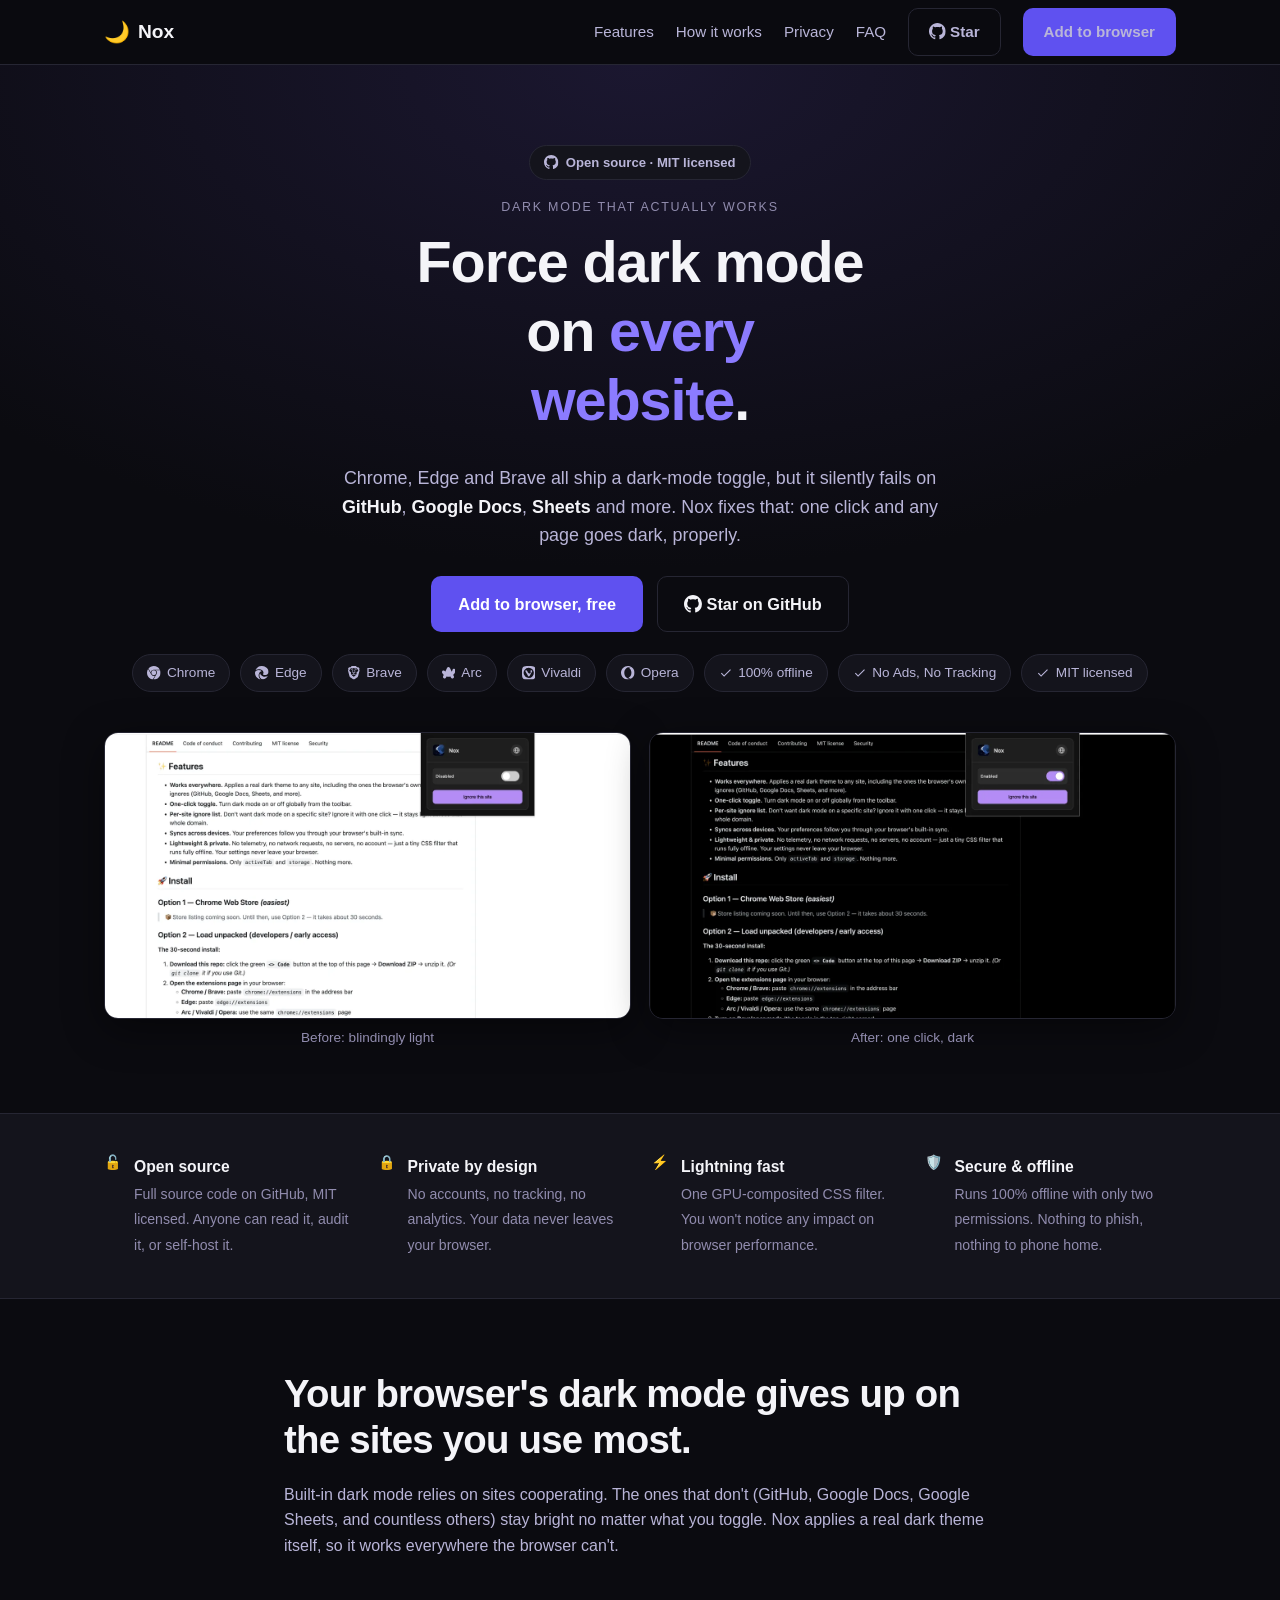
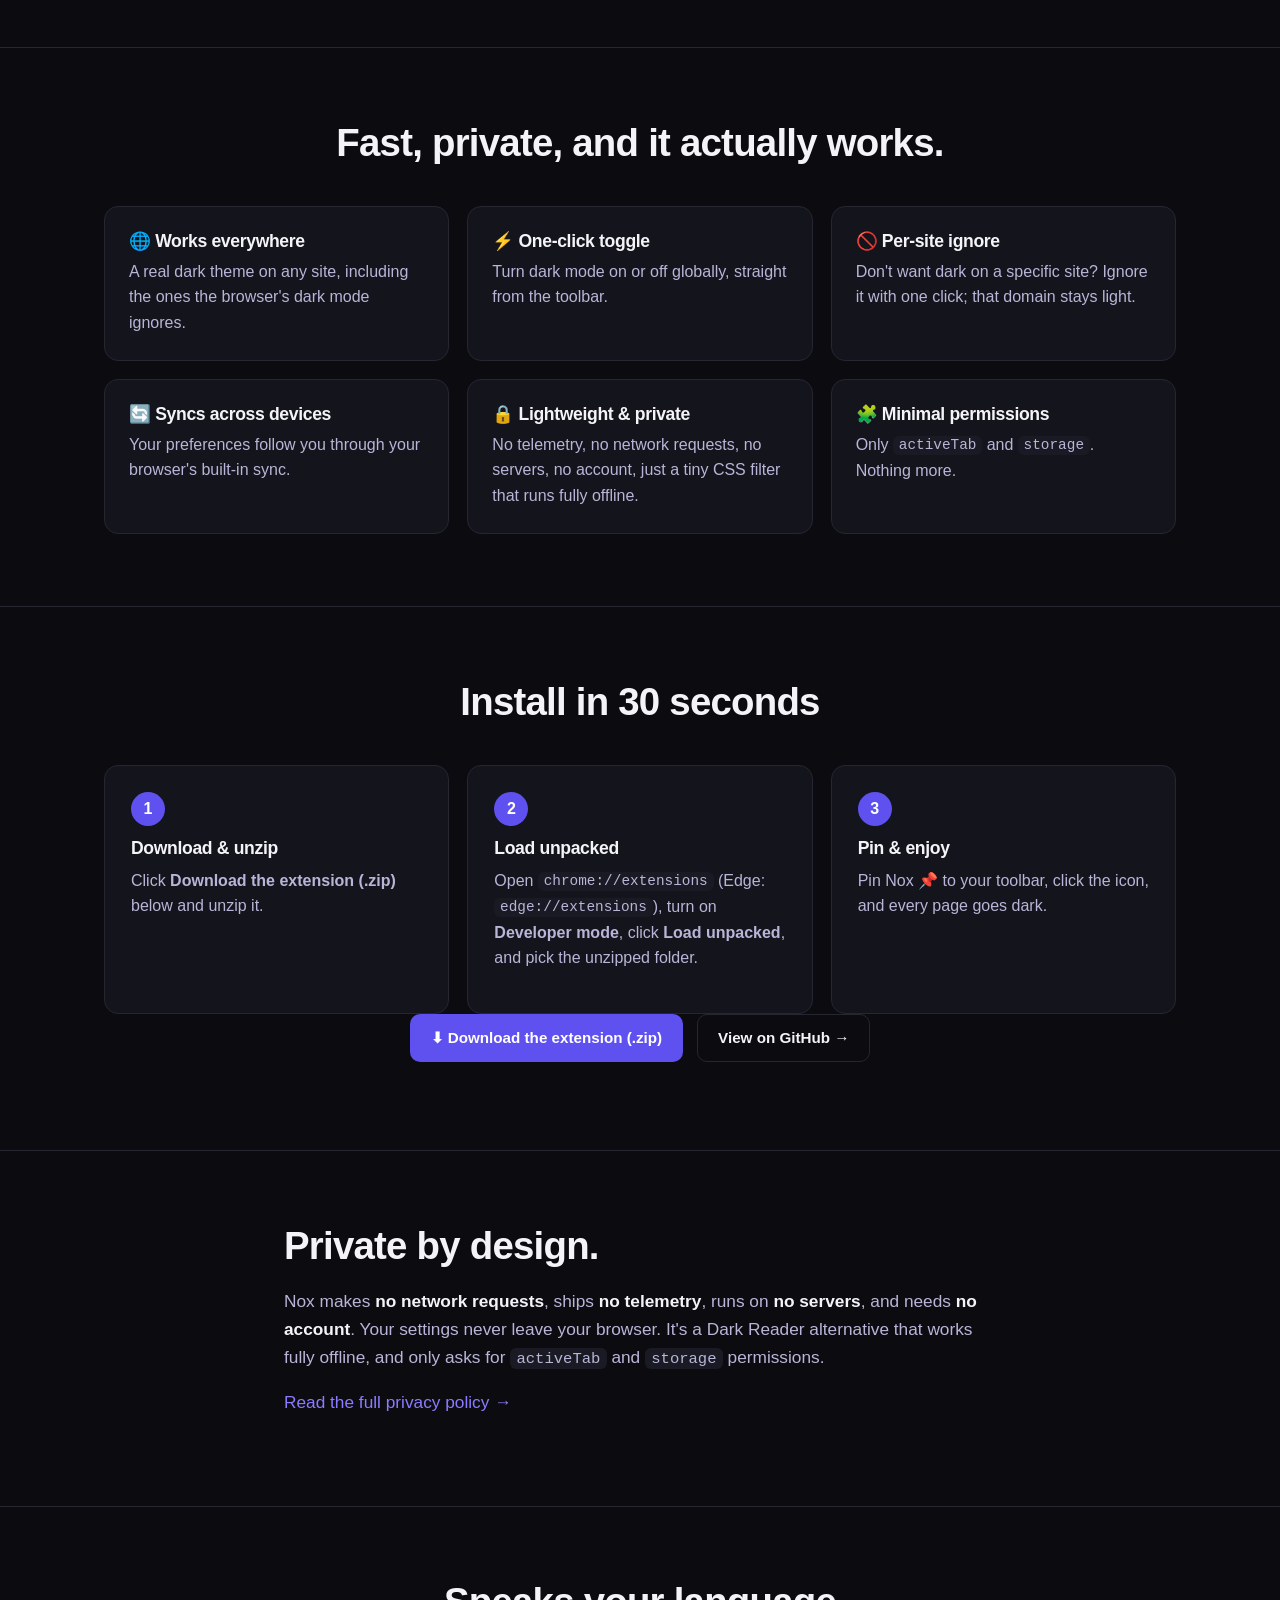
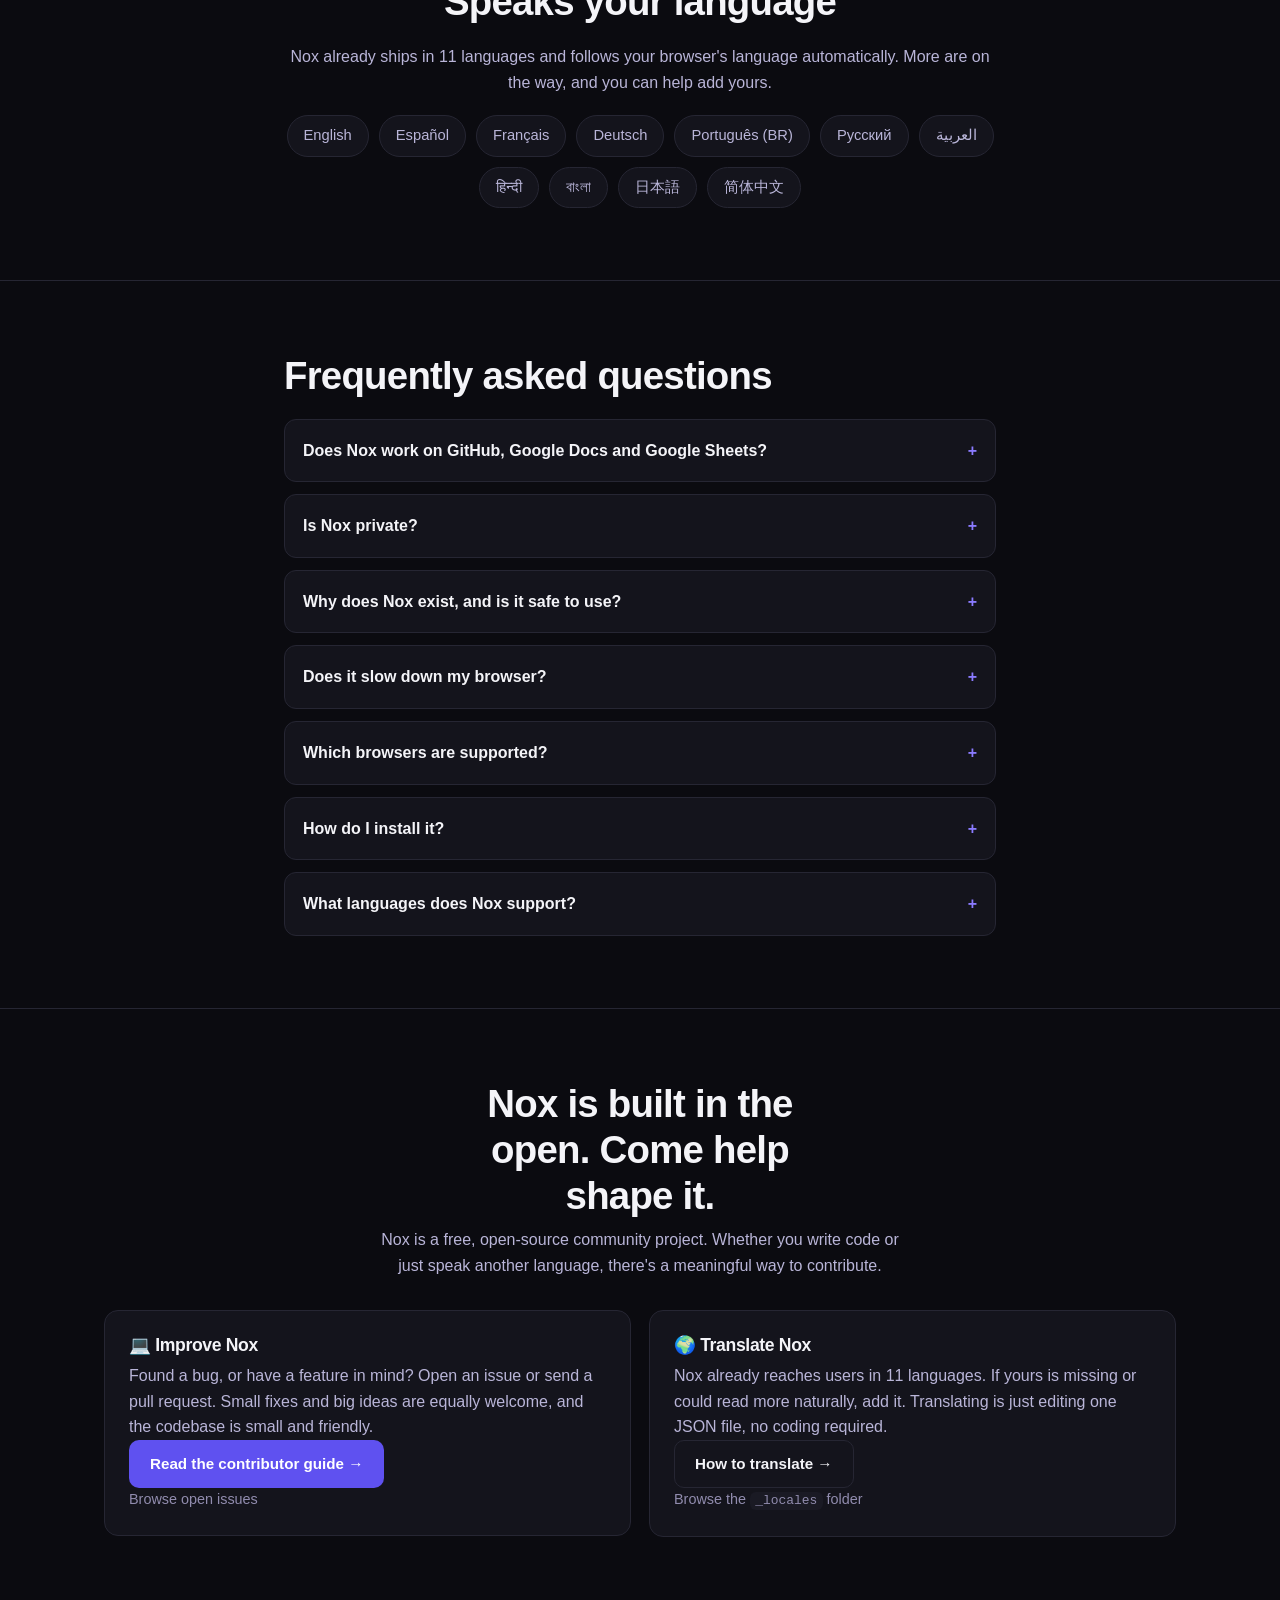
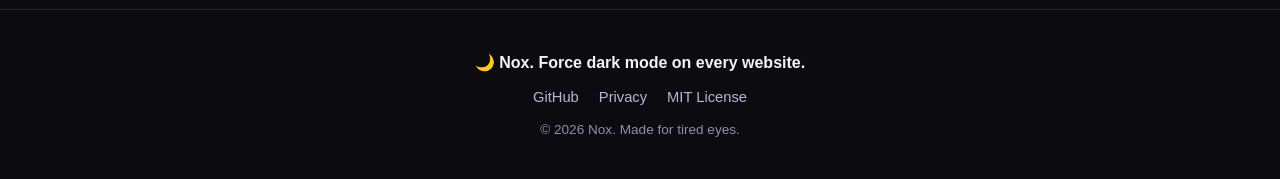
<file: index.html>
<!DOCTYPE html>
<html lang="en">
<head>
  <meta charset="UTF-8">
  <meta name="viewport" content="width=device-width, initial-scale=1.0">
  <meta name="google-site-verification" content="2NoljFpswDyAr0Rf_fIY6R-1hFjF8J2tsPtyvd1LtS8" />
  <title>Nox — Force Dark Mode on Every Website | Chrome, Edge & Brave</title>
  <meta name="description" content="Nox forces dark mode on every site, even where Chrome and Edge give up: GitHub, Google Docs, Sheets. A private, offline Dark Reader alternative.">
  <meta name="theme-color" content="#0b0b10">
  <meta name="color-scheme" content="dark">
  <link rel="canonical" href="https://kjshuvo.github.io/nox/">

  <!-- Open Graph -->
  <meta property="og:type" content="website">
  <meta property="og:url" content="https://kjshuvo.github.io/nox/">
  <meta property="og:title" content="Nox — Force Dark Mode on Every Website">
  <meta property="og:description" content="One click makes any page dark, properly. Works on GitHub, Google Docs & Sheets. Private, offline, no telemetry.">
  <meta property="og:image" content="https://kjshuvo.github.io/nox/assets/img/nox-banner.png">
  <meta property="og:image:width" content="1731">
  <meta property="og:image:height" content="909">
  <meta property="og:image:alt" content="Nox — force dark mode on every website">

  <!-- Twitter -->
  <meta name="twitter:card" content="summary_large_image">
  <meta name="twitter:title" content="Nox — Force Dark Mode on Every Website">
  <meta name="twitter:description" content="One click makes any page dark, properly. Works on GitHub, Google Docs & Sheets.">
  <meta name="twitter:image" content="https://kjshuvo.github.io/nox/assets/img/nox-banner.png">

  <link rel="icon" href="assets/img/icon-128.png" type="image/png">
  <link rel="apple-touch-icon" href="assets/img/icon-128.png">
  <link rel="stylesheet" href="assets/css/style.css">

  <!-- JSON-LD: SoftwareApplication -->
  <script type="application/ld+json">
  {
    "@context": "https://schema.org",
    "@type": "SoftwareApplication",
    "name": "Nox",
    "applicationCategory": "BrowserExtension",
    "operatingSystem": "Chrome, Edge, Brave, Chromium",
    "description": "Forces dark mode on every website, including GitHub, Google Docs and Sheets. Private, offline, no telemetry.",
    "offers": { "@type": "Offer", "price": "0", "priceCurrency": "USD" },
    "url": "https://kjshuvo.github.io/nox/"
  }
  </script>

  <!-- JSON-LD: FAQPage -->
  <script type="application/ld+json">
  {
    "@context": "https://schema.org",
    "@type": "FAQPage",
    "mainEntity": [
      {"@type":"Question","name":"Does Nox work on GitHub, Google Docs and Google Sheets?","acceptedAnswer":{"@type":"Answer","text":"Yes. Nox applies a real dark theme to any site, including the ones the browser's built-in dark mode ignores: GitHub, Google Docs, Google Sheets and many more."}},
      {"@type":"Question","name":"Is Nox private?","acceptedAnswer":{"@type":"Answer","text":"Completely. Nox makes no network requests, has no telemetry, no servers, and no account. Your settings never leave your browser. It requests only activeTab and storage permissions."}},
      {"@type":"Question","name":"Why does Nox exist, and is it safe to use?","acceptedAnswer":{"@type":"Answer","text":"Most dark-mode extensions are closed source, and many quietly send your data to external servers. Nox was built to be the opposite: fully open source under the MIT license, running entirely inside your browser with no network access at all. Nothing about you or your browsing ever leaves your device."}},
      {"@type":"Question","name":"Does Nox slow down my browser?","acceptedAnswer":{"@type":"Answer","text":"No. Nox uses a single GPU-composited CSS filter toggled by one class on the page. No per-element loops, no observers, no polling. It runs fully offline."}},
      {"@type":"Question","name":"Which browsers does Nox support?","acceptedAnswer":{"@type":"Answer","text":"Any Chromium-based browser: Chrome, Edge, Brave, Arc, Vivaldi and Opera. Firefox is not yet supported."}},
      {"@type":"Question","name":"How do I install Nox?","acceptedAnswer":{"@type":"Answer","text":"Download the repository, open chrome://extensions, enable Developer mode, click Load unpacked, and select the folder. It takes about 30 seconds."}},
      {"@type":"Question","name":"What languages does Nox support?","acceptedAnswer":{"@type":"Answer","text":"Nox ships in 11 languages: English, Spanish, French, German, Portuguese (Brazil), Russian, Arabic, Hindi, Bengali, Japanese, and Simplified Chinese. It follows your browser's language automatically, and more are added by the community."}}
    ]
  }
  </script>
</head>
<body>
  <svg width="0" height="0" style="position:absolute" aria-hidden="true" focusable="false"><symbol id="icon-github" viewBox="0 0 16 16"><path d="M8 0C3.58 0 0 3.58 0 8c0 3.54 2.29 6.53 5.47 7.59.4.07.55-.17.55-.38 0-.19-.01-.82-.01-1.49-2.01.37-2.53-.49-2.69-.94-.09-.23-.48-.94-.82-1.13-.28-.15-.68-.52-.01-.53.63-.01 1.08.58 1.23.82.72 1.21 1.87.87 2.33.66.07-.52.28-.87.51-1.07-1.78-.2-3.64-.89-3.64-3.95 0-.87.31-1.59.82-2.15-.08-.2-.36-1.02.08-2.12 0 0 .67-.21 2.2.82.64-.18 1.32-.27 2-.27.68 0 1.36.09 2 .27 1.53-1.04 2.2-.82 2.2-.82.44 1.1.16 1.92.08 2.12.51.56.82 1.27.82 2.15 0 3.07-1.87 3.75-3.65 3.95.29.25.54.73.54 1.48 0 1.07-.01 1.93-.01 2.2 0 .21.15.46.55.38A8.012 8.012 0 0016 8c0-4.42-3.58-8-8-8z"/></symbol><symbol id="icon-chrome" viewBox="0 0 24 24"><path d="M12 0C8.21 0 4.831 1.757 2.632 4.501l3.953 6.848A5.454 5.454 0 0 1 12 6.545h10.691A12 12 0 0 0 12 0zM1.931 5.47A11.943 11.943 0 0 0 0 12c0 6.012 4.42 10.991 10.189 11.864l3.953-6.847a5.45 5.45 0 0 1-6.865-2.29zm13.342 2.166a5.446 5.446 0 0 1 1.45 7.09l.002.001h-.002l-5.344 9.257c.206.01.413.016.621.016 6.627 0 12-5.373 12-12 0-1.54-.29-3.011-.818-4.364zM12 16.364a4.364 4.364 0 1 1 0-8.728 4.364 4.364 0 0 1 0 8.728Z"/></symbol><symbol id="icon-edge" viewBox="0 0 24 24"><path d="M21.86 17.86q.14 0 .25.12.1.13.1.25t-.11.33l-.32.46-.43.53-.44.5q-.21.25-.38.42l-.22.23q-.58.53-1.34 1.04-.76.51-1.6.91-.86.4-1.74.64t-1.67.24q-.9 0-1.69-.28-.8-.28-1.48-.78-.68-.5-1.22-1.17-.53-.66-.92-1.44-.38-.77-.58-1.6-.2-.83-.2-1.67 0-1 .32-1.96.33-.97.87-1.8.14.95.55 1.77.41.82 1.02 1.5.6.68 1.38 1.21.78.54 1.64.9.86.36 1.77.56.92.2 1.8.2 1.12 0 2.18-.24 1.06-.23 2.06-.72l.2-.1.2-.05zm-15.5-1.27q0 1.1.27 2.15.27 1.06.78 2.03.51.96 1.24 1.77.74.82 1.66 1.4-1.47-.2-2.8-.74-1.33-.55-2.48-1.37-1.15-.83-2.08-1.9-.92-1.07-1.58-2.33T.36 14.94Q0 13.54 0 12.06q0-.81.32-1.49.31-.68.83-1.23.53-.55 1.2-.96.66-.4 1.35-.66.74-.27 1.5-.39.78-.12 1.55-.12.7 0 1.42.1.72.12 1.4.35.68.23 1.32.57.63.35 1.16.83-.35 0-.7.07-.33.07-.65.23v-.02q-.63.28-1.2.74-.57.46-1.05 1.04-.48.58-.87 1.26-.38.67-.65 1.39-.27.71-.42 1.44-.15.72-.15 1.38zM11.96.06q1.7 0 3.33.39 1.63.38 3.07 1.15 1.43.77 2.62 1.93 1.18 1.16 1.98 2.7.49.94.76 1.96.28 1 .28 2.08 0 .89-.23 1.7-.24.8-.69 1.48-.45.68-1.1 1.22-.64.53-1.45.88-.54.24-1.11.36-.58.13-1.16.13-.42 0-.97-.03-.54-.03-1.1-.12-.55-.1-1.05-.28-.5-.19-.84-.5-.12-.09-.23-.24-.1-.16-.1-.33 0-.15.16-.35.16-.2.35-.5.2-.28.36-.68.16-.4.16-.95 0-1.06-.4-1.96-.4-.91-1.06-1.64-.66-.74-1.52-1.28-.86-.55-1.79-.89-.84-.3-1.72-.44-.87-.14-1.76-.14-1.55 0-3.06.45T.94 7.55q.71-1.74 1.81-3.13 1.1-1.38 2.52-2.35Q6.68 1.1 8.37.58q1.7-.52 3.58-.52Z"/></symbol><symbol id="icon-brave" viewBox="0 0 24 24"><path d="M15.68 0l2.096 2.38s1.84-.512 2.709.358c.868.87 1.584 1.638 1.584 1.638l-.562 1.381.715 2.047s-2.104 7.98-2.35 8.955c-.486 1.919-.818 2.66-2.198 3.633-1.38.972-3.884 2.66-4.293 2.916-.409.256-.92.692-1.38.692-.46 0-.97-.436-1.38-.692a185.796 185.796 0 01-4.293-2.916c-1.38-.973-1.712-1.714-2.197-3.633-.247-.975-2.351-8.955-2.351-8.955l.715-2.047-.562-1.381s.716-.768 1.585-1.638c.868-.87 2.708-.358 2.708-.358L8.321 0h7.36zm-3.679 14.936c-.14 0-1.038.317-1.758.69-.72.373-1.242.637-1.409.742-.167.104-.065.301.087.409.152.107 2.194 1.69 2.393 1.866.198.175.489.464.687.464.198 0 .49-.29.688-.464.198-.175 2.24-1.759 2.392-1.866.152-.108.254-.305.087-.41-.167-.104-.689-.368-1.41-.741-.72-.373-1.617-.69-1.757-.69zm0-11.278s-.409.001-1.022.206-1.278.46-1.584.46c-.307 0-2.581-.434-2.581-.434S4.119 7.152 4.119 7.849c0 .697.339.881.68 1.243l2.02 2.149c.192.203.59.511.356 1.066-.235.555-.58 1.26-.196 1.977.384.716 1.042 1.194 1.464 1.115.421-.08 1.412-.598 1.776-.834.364-.237 1.518-1.19 1.518-1.554 0-.365-1.193-1.02-1.413-1.168-.22-.15-1.226-.725-1.247-.95-.02-.227-.012-.293.284-.851.297-.559.831-1.304.742-1.8-.089-.495-.95-.753-1.565-.986-.615-.232-1.799-.671-1.947-.74-.148-.068-.11-.133.339-.175.448-.043 1.719-.212 2.292-.052.573.16 1.552.403 1.632.532.079.13.149.134.067.579-.081.445-.5 2.581-.541 2.96-.04.38-.12.63.288.724.409.094 1.097.256 1.333.256s.924-.162 1.333-.256c.408-.093.329-.344.288-.723-.04-.38-.46-2.516-.541-2.961-.082-.445-.012-.45.067-.579.08-.129 1.059-.372 1.632-.532.573-.16 1.845.009 2.292.052.449.042.487.107.339.175-.148.069-1.332.508-1.947.74-.615.233-1.476.49-1.565.986-.09.496.445 1.241.742 1.8.297.558.304.624.284.85-.02.226-1.026.802-1.247.95-.22.15-1.413.804-1.413 1.169 0 .364 1.154 1.317 1.518 1.554.364.236 1.355.755 1.776.834.422.079 1.08-.4 1.464-1.115.384-.716.039-1.422-.195-1.977-.235-.555.163-.863.355-1.066l2.02-2.149c.341-.362.68-.546.68-1.243 0-.697-2.695-3.96-2.695-3.96s-2.274.436-2.58.436c-.307 0-.972-.256-1.585-.461-.613-.205-1.022-.206-1.022-.206z"/></symbol><symbol id="icon-arc" viewBox="0 0 24 24"><path d="M23.9371 8.5089c.1471-.7147.0367-1.4661-.3364-2.0967-.4203-.7094-1.1035-1.1876-1.9075-1.3506a2.9178 2.9178 0 0 0-.5623-.0578h-.0105c-1.3768 0-2.5329.988-2.8061 2.3385-.1629.7935-.4782 1.5607-.9196 2.2701a.263.263 0 0 1-.2363.1205.2627.2627 0 0 1-.2209-.1468l-2.8587-5.9906c-.3626-.762-1.0142-1.361-1.8235-1.5975-1.3873-.4099-2.8166.2838-3.4052 1.524L5.897 9.7333c-.0788.1629-.31.1576-.3784-.0053v-.0052a2.8597 2.8597 0 0 0-2.6642-1.7972c-.3784 0-.7515.0736-1.1088.2207-1.4714.6148-2.1283 2.349-1.5187 3.8203.557 1.3295 1.4714 2.5855 2.659 3.668.084.0788.1103.1997.063.3048l-.9563 2.0074c-.6727 1.4188-.1314 3.1477 1.2664 3.8571.4099.2049.846.31 1.298.31 1.1035 0 2.123-.6411 2.5959-1.6395l.825-1.7289a.254.254 0 0 1 .3048-.1366c1.0037.2732 2.0127.4204 3.0058.4204 1.1193 0 2.2229-.1682 3.2896-.4782a.2626.2626 0 0 1 .3101.1366l.8145 1.7131c.4834 1.0195 1.4924 1.7131 2.6169 1.7184.4572 0 .8986-.0999 1.3138-.3101 1.403-.7094 1.939-2.4435 1.2664-3.8676L19.875 15.787c-.0473-.1051-.0263-.226.0578-.3048 1.9864-1.8497 3.4525-4.2723 4.0043-6.9733Z"/></symbol><symbol id="icon-vivaldi" viewBox="0 0 24 24"><path d="M12 0C6.75 0 3.817 0 1.912 1.904.007 3.81 0 6.75 0 12s0 8.175 1.912 10.08C3.825 23.985 6.75 24 12 24c5.25 0 8.183 0 10.088-1.904C23.993 20.19 24 17.25 24 12s0-8.175-1.912-10.08C20.175.015 17.25 0 12 0zm-.168 3a9 9 0 016.49 2.648 9 9 0 010 12.704A9 9 0 1111.832 3zM7.568 7.496a1.433 1.433 0 00-.142.004A1.5 1.5 0 006.21 9.75l1.701 3c.93 1.582 1.839 3.202 2.791 4.822a1.417 1.417 0 001.41.75 1.5 1.5 0 001.223-.81l4.447-7.762A1.56 1.56 0 0018 8.768a1.5 1.5 0 10-2.828.914 2.513 2.513 0 01.256 1.119v.246a2.393 2.393 0 01-2.52 2.13 2.348 2.348 0 01-1.965-1.214c-.307-.51-.6-1.035-.9-1.553-.42-.72-.826-1.41-1.246-2.16a1.433 1.433 0 00-1.229-.754Z"/></symbol><symbol id="icon-opera" viewBox="0 0 24 24"><path d="M8.051 5.238c-1.328 1.566-2.186 3.883-2.246 6.48v.564c.061 2.598.918 4.912 2.246 6.479 1.721 2.236 4.279 3.654 7.139 3.654 1.756 0 3.4-.537 4.807-1.471C17.879 22.846 15.074 24 12 24c-.192 0-.383-.004-.57-.014C5.064 23.689 0 18.436 0 12 0 5.371 5.373 0 12 0h.045c3.055.012 5.84 1.166 7.953 3.055-1.408-.93-3.051-1.471-4.81-1.471-2.858 0-5.417 1.42-7.14 3.654h.003zM24 12c0 3.556-1.545 6.748-4.002 8.945-3.078 1.5-5.946.451-6.896-.205 3.023-.664 5.307-4.32 5.307-8.74 0-4.422-2.283-8.075-5.307-8.74.949-.654 3.818-1.703 6.896-.205C22.455 5.25 24 8.445 24 12z"/></symbol><symbol id="icon-check" viewBox="0 0 24 24"><path d="M9 16.17 4.83 12l-1.42 1.41L9 19 21 7l-1.41-1.41z"/></symbol></svg>
  <a class="skip-link" href="#main">Skip to content</a>

  <header class="nav" id="top">
    <div class="container nav-inner">
      <a class="brand" href="#top"><span class="brand-mark" aria-hidden="true">🌙</span> Nox</a>
      <button type="button" class="nav-toggle" aria-label="Toggle navigation" aria-expanded="false" aria-controls="nav-links">
        <span aria-hidden="true"></span><span aria-hidden="true"></span><span aria-hidden="true"></span>
      </button>
      <nav class="nav-links" id="nav-links">
        <a href="#features">Features</a>
        <a href="#how">How it works</a>
        <a href="#privacy">Privacy</a>
        <a href="#faq">FAQ</a>
        <a class="btn btn-ghost" href="https://github.com/kjshuvo/nox" target="_blank" rel="noopener"><svg class="icon" aria-hidden="true" focusable="false"><use href="#icon-github"/></svg> Star</a>
        <a class="btn btn-primary" href="#how">Add to browser</a>
      </nav>
    </div>
  </header>

  <main id="main">

    <!-- HERO -->
    <section class="hero">
      <div class="container hero-inner">
        <a class="hero-badge" href="https://github.com/kjshuvo/nox" target="_blank" rel="noopener"><svg class="icon" aria-hidden="true" focusable="false"><use href="#icon-github"/></svg> Open source · MIT licensed</a>
        <p class="eyebrow">Dark mode that actually works</p>
        <h1>Force dark mode on <span class="accent">every website</span>.</h1>
        <p class="lead">
          Chrome, Edge and Brave all ship a dark-mode toggle, but it silently fails on
          <strong>GitHub</strong>, <strong>Google Docs</strong>, <strong>Sheets</strong> and more.
          Nox fixes that: one click and any page goes dark, properly.
        </p>
        <div class="hero-cta">
          <a class="btn btn-primary btn-lg" href="#how">Add to browser, free</a>
          <a class="btn btn-ghost btn-lg" href="https://github.com/kjshuvo/nox" target="_blank" rel="noopener"><svg class="icon" aria-hidden="true" focusable="false"><use href="#icon-github"/></svg> Star on GitHub</a>
        </div>
        <ul class="chips">
          <li><svg class="icon" aria-hidden="true" focusable="false"><use href="#icon-chrome"/></svg> Chrome</li>
          <li><svg class="icon" aria-hidden="true" focusable="false"><use href="#icon-edge"/></svg> Edge</li>
          <li><svg class="icon" aria-hidden="true" focusable="false"><use href="#icon-brave"/></svg> Brave</li>
          <li><svg class="icon" aria-hidden="true" focusable="false"><use href="#icon-arc"/></svg> Arc</li>
          <li><svg class="icon" aria-hidden="true" focusable="false"><use href="#icon-vivaldi"/></svg> Vivaldi</li>
          <li><svg class="icon" aria-hidden="true" focusable="false"><use href="#icon-opera"/></svg> Opera</li>
          <li><svg class="icon" aria-hidden="true" focusable="false"><use href="#icon-check"/></svg> 100% offline</li>
          <li><svg class="icon" aria-hidden="true" focusable="false"><use href="#icon-check"/></svg> No Ads, No Tracking</li>
          <li><svg class="icon" aria-hidden="true" focusable="false"><use href="#icon-check"/></svg> MIT licensed</li>
        </ul>
        <div class="shots">
          <figure>
            <img src="assets/img/light.webp" alt="A webpage shown in its default light theme before Nox" width="1280" height="695" loading="eager">
            <figcaption>Before: blindingly light</figcaption>
          </figure>
          <figure>
            <img src="assets/img/dark.webp" alt="The same webpage after enabling Nox dark mode" width="1280" height="695" loading="lazy">
            <figcaption>After: one click, dark</figcaption>
          </figure>
        </div>
      </div>
    </section>

    <!-- TRUST -->
    <section class="trust" aria-label="Why Nox is safe and private">
      <div class="container">
        <ul class="trust-grid">
          <li>
            <span class="t-icon" aria-hidden="true">🔓</span>
            <div>
              <strong>Open source</strong>
              <span>Full source code on GitHub, MIT licensed. Anyone can read it, audit it, or self-host it.</span>
            </div>
          </li>
          <li>
            <span class="t-icon" aria-hidden="true">🔒</span>
            <div>
              <strong>Private by design</strong>
              <span>No accounts, no tracking, no analytics. Your data never leaves your browser.</span>
            </div>
          </li>
          <li>
            <span class="t-icon" aria-hidden="true">⚡</span>
            <div>
              <strong>Lightning fast</strong>
              <span>One GPU-composited CSS filter. You won't notice any impact on browser performance.</span>
            </div>
          </li>
          <li>
            <span class="t-icon" aria-hidden="true">🛡️</span>
            <div>
              <strong>Secure &amp; offline</strong>
              <span>Runs 100% offline with only two permissions. Nothing to phish, nothing to phone home.</span>
            </div>
          </li>
        </ul>
      </div>
    </section>

    <!-- PROBLEM -->
    <section class="problem">
      <div class="container narrow">
        <h2>Your browser's dark mode gives up on the sites you use most.</h2>
        <p>
          Built-in dark mode relies on sites cooperating. The ones that don't (GitHub, Google Docs,
          Google Sheets, and countless others) stay bright no matter what you toggle. Nox applies a
          real dark theme itself, so it works everywhere the browser can't.
        </p>
      </div>
    </section>

    <!-- FEATURES -->
    <section class="features" id="features">
      <div class="container">
        <h2>Fast, private, and it actually works.</h2>
        <ul class="feature-grid">
          <li class="card"><h3>🌐 Works everywhere</h3><p>A real dark theme on any site, including the ones the browser's dark mode ignores.</p></li>
          <li class="card"><h3>⚡ One-click toggle</h3><p>Turn dark mode on or off globally, straight from the toolbar.</p></li>
          <li class="card"><h3>🚫 Per-site ignore</h3><p>Don't want dark on a specific site? Ignore it with one click; that domain stays light.</p></li>
          <li class="card"><h3>🔄 Syncs across devices</h3><p>Your preferences follow you through your browser's built-in sync.</p></li>
          <li class="card"><h3>🔒 Lightweight &amp; private</h3><p>No telemetry, no network requests, no servers, no account, just a tiny CSS filter that runs fully offline.</p></li>
          <li class="card"><h3>🧩 Minimal permissions</h3><p>Only <code>activeTab</code> and <code>storage</code>. Nothing more.</p></li>
        </ul>
      </div>
    </section>

    <!-- HOW IT WORKS -->
    <section class="how" id="how">
      <div class="container">
        <h2>Install in 30 seconds</h2>
        <ol class="steps">
          <li>
            <span class="step-num">1</span>
            <h3>Download &amp; unzip</h3>
            <p>Click <strong>Download the extension (.zip)</strong> below and unzip it.</p>
          </li>
          <li>
            <span class="step-num">2</span>
            <h3>Load unpacked</h3>
            <p>Open <code>chrome://extensions</code> (Edge: <code>edge://extensions</code>), turn on <strong>Developer mode</strong>, click <strong>Load unpacked</strong>, and pick the unzipped folder.</p>
          </li>
          <li>
            <span class="step-num">3</span>
            <h3>Pin &amp; enjoy</h3>
            <p>Pin Nox 📌 to your toolbar, click the icon, and every page goes dark.</p>
          </li>
        </ol>
        <p class="how-cta">
          <a class="btn btn-primary" href="https://github.com/kjshuvo/nox/archive/refs/heads/main.zip">⬇ Download the extension (.zip)</a>
          <a class="btn btn-ghost" href="https://github.com/kjshuvo/nox" target="_blank" rel="noopener">View on GitHub →</a>
        </p>
      </div>
    </section>

    <!-- PRIVACY -->
    <section class="privacy" id="privacy">
      <div class="container narrow">
        <h2>Private by design.</h2>
        <p>
          Nox makes <strong>no network requests</strong>, ships <strong>no telemetry</strong>, runs on
          <strong>no servers</strong>, and needs <strong>no account</strong>. Your settings never leave
          your browser. It's a Dark Reader alternative that works fully offline, and only asks for
          <code>activeTab</code> and <code>storage</code> permissions.
        </p>
        <p><a href="https://github.com/kjshuvo/nox/blob/main/PRIVACY.md" target="_blank" rel="noopener">Read the full privacy policy →</a></p>
      </div>
    </section>

    <!-- LANGUAGES -->
    <section class="languages" id="languages">
      <div class="container narrow">
        <h2>Speaks your language</h2>
        <p>Nox already ships in 11 languages and follows your browser's language automatically. More are on the way, and you can help add yours.</p>
        <ul class="lang-chips">
          <li>English</li>
          <li>Español</li>
          <li>Français</li>
          <li>Deutsch</li>
          <li>Português (BR)</li>
          <li>Русский</li>
          <li>العربية</li>
          <li>हिन्दी</li>
          <li>বাংলা</li>
          <li>日本語</li>
          <li>简体中文</li>
        </ul>
      </div>
    </section>

    <!-- FAQ -->
    <section class="faq" id="faq">
      <div class="container narrow">
        <h2>Frequently asked questions</h2>
        <div class="accordion">
          <details><summary>Does Nox work on GitHub, Google Docs and Google Sheets?</summary><p>Yes. Nox applies a real dark theme to any site, including the ones the browser's built-in dark mode ignores.</p></details>
          <details><summary>Is Nox private?</summary><p>Completely. No network requests, no telemetry, no servers, no account. Your settings never leave your browser.</p></details>
          <details><summary>Why does Nox exist, and is it safe to use?</summary><p>Most dark-mode extensions are closed source, and many quietly send your data to external servers. Nox was built to be the opposite: fully open source under the MIT license, running entirely inside your browser with no network access at all. Nothing about you or your browsing ever leaves your device.</p></details>
          <details><summary>Does it slow down my browser?</summary><p>No. A single GPU-composited CSS filter, toggled by one class. No loops, observers or polling. Fully offline.</p></details>
          <details><summary>Which browsers are supported?</summary><p>Any Chromium browser: Chrome, Edge, Brave, Arc, Vivaldi, Opera. Firefox is not yet supported.</p></details>
          <details><summary>How do I install it?</summary><p>Download the repo, open <code>chrome://extensions</code>, enable Developer mode, click Load unpacked, and select the folder. About 30 seconds.</p></details>
          <details><summary>What languages does Nox support?</summary><p>Nox ships in 11 languages — English, Spanish, French, German, Portuguese (Brazil), Russian, Arabic, Hindi, Bengali, Japanese, and Simplified Chinese — and follows your browser's language automatically. More are added by the community over time.</p></details>
        </div>
      </div>
    </section>

    <!-- GET INVOLVED -->
    <section class="involve" id="contribute">
      <div class="container">
        <h2>Nox is built in the open. Come help shape it.</h2>
        <p class="involve-lead">Nox is a free, open-source community project. Whether you write code or just speak another language, there's a meaningful way to contribute.</p>
        <div class="involve-grid">
          <div class="card">
            <h3>💻 Improve Nox</h3>
            <p>Found a bug, or have a feature in mind? Open an issue or send a pull request. Small fixes and big ideas are equally welcome, and the codebase is small and friendly.</p>
            <p><a class="btn btn-primary" href="https://github.com/kjshuvo/nox/blob/main/CONTRIBUTING.md#-ways-to-contribute" target="_blank" rel="noopener">Read the contributor guide →</a></p>
            <p class="muted"><a href="https://github.com/kjshuvo/nox/issues" target="_blank" rel="noopener">Browse open issues</a></p>
          </div>
          <div class="card">
            <h3>🌍 Translate Nox</h3>
            <p>Nox already reaches users in 11 languages. If yours is missing or could read more naturally, add it. Translating is just editing one JSON file, no coding required.</p>
            <p><a class="btn btn-ghost" href="https://github.com/kjshuvo/nox/blob/main/CONTRIBUTING.md#-translating-nox" target="_blank" rel="noopener">How to translate →</a></p>
            <p class="muted"><a href="https://github.com/kjshuvo/nox/tree/main/_locales" target="_blank" rel="noopener">Browse the <code>_locales</code> folder</a></p>
          </div>
        </div>
      </div>
    </section>

  </main>

  <footer class="footer">
    <div class="container footer-inner">
      <div class="footer-brand"><span aria-hidden="true">🌙</span> Nox. Force dark mode on every website.</div>
      <nav class="footer-links">
        <a href="https://github.com/kjshuvo/nox" target="_blank" rel="noopener">GitHub</a>
        <a href="https://github.com/kjshuvo/nox/blob/main/PRIVACY.md" target="_blank" rel="noopener">Privacy</a>
        <a href="https://github.com/kjshuvo/nox/blob/main/LICENSE" target="_blank" rel="noopener">MIT License</a>
      </nav>
      <p class="copyright">© <span id="year">2026</span> Nox. Made for tired eyes.</p>
    </div>
  </footer>

  <script src="assets/js/app.js" defer></script>
</body>
</html>
</file>
<file: assets/css/style.css>
:root {
  --bg: #0b0b10;
  --bg-elev: #14141c;
  --bg-elev-2: #1a1a24;
  --border: #262633;
  --text: #f4f4f8;
  --text-dim: #b9b5d8;
  --text-mute: #918cae;
  --accent: #8b7bff;
  --accent-strong: #5f51f0;
  --maxw: 1120px;
  --radius: 14px;
  --shadow: 0 10px 40px rgba(0, 0, 0, 0.45);
  --font: -apple-system, BlinkMacSystemFont, "Segoe UI", Roboto, Helvetica, Arial, sans-serif;
  --mono: ui-monospace, SFMono-Regular, Menlo, Consolas, monospace;
}

* { box-sizing: border-box; }
html { scroll-behavior: smooth; scroll-padding-top: 80px; }
body {
  margin: 0;
  background: var(--bg);
  color: var(--text);
  font-family: var(--font);
  line-height: 1.6;
  -webkit-font-smoothing: antialiased;
}
img { max-width: 100%; height: auto; display: block; }
a { color: var(--accent); text-decoration: none; }
a:hover { text-decoration: underline; }
a:focus-visible,
button:focus-visible,
summary:focus-visible,
.hero-badge:focus-visible {
  outline: 2px solid var(--accent);
  outline-offset: 3px;
  border-radius: 8px;
}
code {
  font-family: var(--mono);
  font-size: 0.9em;
  background: var(--bg-elev-2);
  padding: 0.1em 0.4em;
  border-radius: 6px;
}
.icon { width: 1.1em; height: 1.1em; fill: currentColor; vertical-align: -0.18em; }

.container { width: 100%; max-width: var(--maxw); margin: 0 auto; padding: 0 24px; }
.narrow { max-width: 760px; }

h1, h2, h3 { line-height: 1.2; letter-spacing: -0.02em; margin: 0 0 0.5em; }
h1 { font-size: clamp(2.2rem, 5vw, 3.6rem); font-weight: 800; }
h2 { font-size: clamp(1.6rem, 3.5vw, 2.4rem); font-weight: 700; }
h3 { font-size: 1.1rem; font-weight: 600; }
p { margin: 0 0 1em; color: var(--text-dim); }

.skip-link {
  position: absolute;
  left: -999px;
  top: 0;
  background: var(--accent);
  color: #fff;
  padding: 10px 16px;
  z-index: 100;
}
.skip-link:focus { left: 12px; top: 12px; }

.accent { color: var(--accent); }
.eyebrow {
  text-transform: uppercase;
  letter-spacing: 0.14em;
  font-size: 0.78rem;
  color: var(--text-mute);
  margin: 0 0 0.8em;
}

/* Buttons */
.btn {
  display: inline-block;
  font-weight: 600;
  font-size: 0.95rem;
  padding: 11px 20px;
  border-radius: 10px;
  border: 1px solid transparent;
  cursor: pointer;
  transition: transform 0.15s, background 0.15s, border-color 0.15s;
}
.btn:hover { text-decoration: none; transform: translateY(-1px); }
.btn-primary { background: var(--accent-strong); color: #fff; }
.btn-primary:hover { background: var(--accent); }
.btn-ghost { background: transparent; color: var(--text); border-color: var(--border); }
.btn-ghost:hover { border-color: var(--accent); }
.btn-lg { padding: 14px 26px; font-size: 1.02rem; }

/* Nav */
.nav {
  position: sticky;
  top: 0;
  z-index: 50;
  background: rgba(11, 11, 16, 0.8);
  -webkit-backdrop-filter: blur(10px);
  backdrop-filter: blur(10px);
  border-bottom: 1px solid var(--border);
}
.nav-inner { display: flex; align-items: center; justify-content: space-between; height: 64px; }
.brand { display: flex; align-items: center; gap: 8px; font-weight: 800; font-size: 1.2rem; color: var(--text); }
.brand-mark { font-size: 1.3rem; }
.nav-links { display: flex; align-items: center; gap: 22px; }
.nav-links > a { color: var(--text-dim); font-size: 0.95rem; }
.nav-links > a:hover { color: var(--text); text-decoration: none; }
.nav-toggle {
  display: none;
  flex-direction: column;
  gap: 5px;
  background: none;
  border: 0;
  cursor: pointer;
  padding: 6px;
}
.nav-toggle span { width: 24px; height: 2px; background: var(--text); border-radius: 2px; }

/* Hero */
.hero {
  padding: 80px 0 64px;
  text-align: center;
  background: radial-gradient(120% 80% at 50% 0%, #1b1730 0%, transparent 60%);
}
.hero-inner { display: flex; flex-direction: column; align-items: center; }
.hero-badge {
  display: inline-flex;
  align-items: center;
  gap: 7px;
  background: var(--bg-elev);
  border: 1px solid var(--border);
  color: var(--text-dim);
  font-size: 0.82rem;
  font-weight: 600;
  padding: 6px 14px;
  border-radius: 999px;
  margin-bottom: 18px;
  transition: border-color 0.15s, color 0.15s;
}
.hero-badge:hover { border-color: var(--accent); color: var(--text); text-decoration: none; }
.hero h1 { max-width: 14ch; }
.hero .lead { max-width: 60ch; font-size: 1.12rem; }
.hero .lead strong { color: var(--text); }
.hero-cta { display: flex; gap: 14px; flex-wrap: wrap; justify-content: center; margin: 8px 0 22px; }
.chips {
  list-style: none;
  display: flex;
  gap: 10px;
  flex-wrap: wrap;
  justify-content: center;
  padding: 0;
  margin: 0 0 40px;
}
.chips li {
  display: inline-flex;
  align-items: center;
  gap: 6px;
  background: var(--bg-elev);
  border: 1px solid var(--border);
  border-radius: 999px;
  padding: 7px 14px;
  font-size: 0.85rem;
  color: var(--text-dim);
}
.chips li .icon { width: 1em; height: 1em; }
.shots { display: grid; grid-template-columns: 1fr 1fr; gap: 18px; width: 100%; }
.shots figure { margin: 0; }
.shots img { border-radius: var(--radius); border: 1px solid var(--border); box-shadow: var(--shadow); }
.shots figcaption { text-align: center; font-size: 0.85rem; color: var(--text-mute); margin-top: 8px; }

/* Sections */
.problem, .features, .how, .privacy, .faq { padding: 72px 0; border-top: 1px solid var(--border); }
.features h2, .how h2 { text-align: center; margin-bottom: 40px; }

.feature-grid {
  list-style: none;
  padding: 0;
  margin: 0;
  display: grid;
  grid-template-columns: repeat(3, 1fr);
  gap: 18px;
}
.card {
  background: var(--bg-elev);
  border: 1px solid var(--border);
  border-radius: var(--radius);
  padding: 24px;
  transition: border-color 0.15s, transform 0.15s;
}
.card:hover { border-color: var(--accent); transform: translateY(-2px); }
.card h3 { margin-bottom: 0.4em; }
.card p { margin: 0; }

.steps {
  list-style: none;
  padding: 0;
  margin: 0;
  display: grid;
  grid-template-columns: repeat(3, 1fr);
  gap: 18px;
}
.steps li {
  background: var(--bg-elev);
  border: 1px solid var(--border);
  border-radius: var(--radius);
  padding: 26px;
}
.step-num {
  display: inline-flex;
  align-items: center;
  justify-content: center;
  width: 34px;
  height: 34px;
  border-radius: 50%;
  background: var(--accent-strong);
  color: #fff;
  font-weight: 700;
  margin-bottom: 12px;
}
.how-cta { display: flex; gap: 14px; justify-content: center; flex-wrap: wrap; }

.privacy p { font-size: 1.08rem; }
.privacy strong { color: var(--text); }

/* FAQ accordion (native <details>) */
.accordion { display: flex; flex-direction: column; gap: 12px; }
.accordion details {
  background: var(--bg-elev);
  border: 1px solid var(--border);
  border-radius: 12px;
  padding: 4px 18px;
}
.accordion summary { cursor: pointer; font-weight: 600; padding: 14px 0; list-style: none; }
.accordion summary::-webkit-details-marker { display: none; }
.accordion summary::after { content: "+"; float: right; color: var(--accent); font-weight: 700; }
.accordion details[open] summary::after { content: "\2212"; }
.accordion details p { padding-bottom: 14px; margin: 0; }

/* Trust band */
.trust {
  padding: 40px 0;
  border-top: 1px solid var(--border);
  background: var(--bg-elev);
}
.trust-grid {
  list-style: none;
  padding: 0;
  margin: 0;
  display: grid;
  grid-template-columns: repeat(4, 1fr);
  gap: 22px;
}
.trust-grid li { display: flex; gap: 12px; align-items: flex-start; }
.t-icon { font-size: 1.5rem; line-height: 1.2; flex-shrink: 0; }
.trust-grid strong { display: block; color: var(--text); font-size: 0.98rem; margin-bottom: 2px; }
.trust-grid span { color: var(--text-mute); font-size: 0.88rem; }

/* Languages */
.languages { padding: 72px 0; border-top: 1px solid var(--border); text-align: center; }
.lang-chips {
  list-style: none;
  padding: 0;
  margin: 20px 0 0;
  display: flex;
  gap: 10px;
  flex-wrap: wrap;
  justify-content: center;
}
.lang-chips li {
  background: var(--bg-elev);
  border: 1px solid var(--border);
  border-radius: 999px;
  padding: 8px 16px;
  font-size: 0.92rem;
  color: var(--text-dim);
}

/* Get involved */
.involve { padding: 72px 0; border-top: 1px solid var(--border); }
.involve h2 { text-align: center; max-width: 18ch; margin: 0 auto 8px; }
.involve-lead { text-align: center; max-width: 60ch; margin: 0 auto 32px; }
.involve-grid {
  display: grid;
  grid-template-columns: 1fr 1fr;
  gap: 18px;
  align-items: start;
}
.involve-grid .card p:last-child { margin-bottom: 0; }
.muted { color: var(--text-mute); font-size: 0.9rem; margin: 10px 0 0; }
.muted a { color: var(--text-mute); }
.muted a:hover { color: var(--text-dim); }

/* Footer */
.footer { border-top: 1px solid var(--border); padding: 40px 0; }
.footer-inner { display: flex; flex-direction: column; gap: 10px; align-items: center; text-align: center; }
.footer-brand { font-weight: 600; color: var(--text); }
.footer-links { display: flex; gap: 20px; }
.footer-links a { color: var(--text-dim); font-size: 0.92rem; }
.copyright { color: var(--text-mute); font-size: 0.85rem; margin: 0; }

/* Responsive */
@media (max-width: 820px) {
  .nav-toggle { display: flex; }
  .nav-links {
    position: absolute;
    top: 64px;
    left: 0;
    right: 0;
    flex-direction: column;
    align-items: stretch;
    gap: 0;
    background: var(--bg-elev);
    border-bottom: 1px solid var(--border);
    max-height: 0;
    overflow: hidden;
    visibility: hidden;
    transition: max-height 0.25s ease, visibility 0s linear 0.25s;
  }
  .nav-links.open {
    max-height: 420px;
    visibility: visible;
    transition: max-height 0.25s ease, visibility 0s linear 0s;
  }
  .nav-links > a,
  .nav-links .btn { border-radius: 0; padding: 14px 24px; border-bottom: 1px solid var(--border); }
  .nav-links .btn { margin: 0; }
  .feature-grid, .steps { grid-template-columns: 1fr; }
  .shots { grid-template-columns: 1fr; }
  .hero { padding: 56px 0 40px; }
  .trust-grid { grid-template-columns: repeat(2, 1fr); gap: 18px; }
  .involve-grid { grid-template-columns: 1fr; }
}

@media (prefers-reduced-motion: reduce) {
  html { scroll-behavior: auto; }
  .btn, .card { transform: none !important; transition: none !important; }
}
</file>
